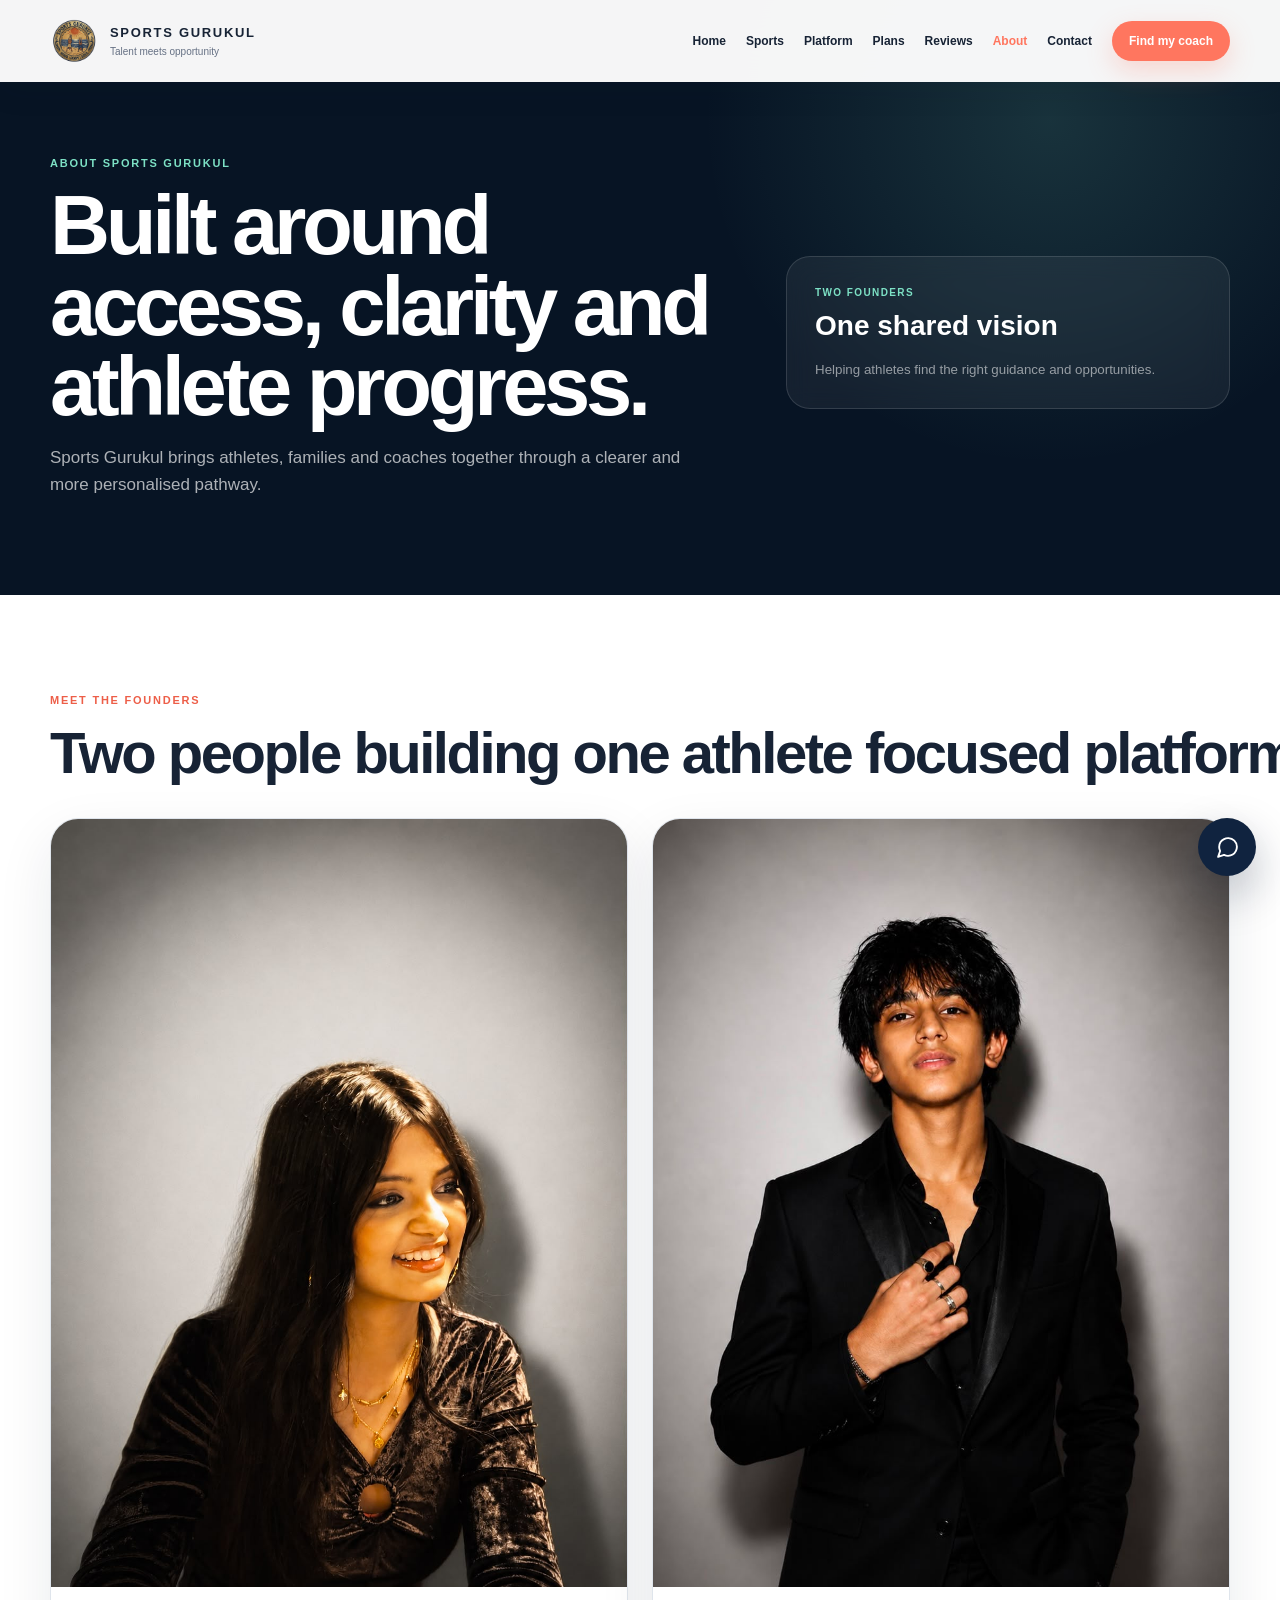
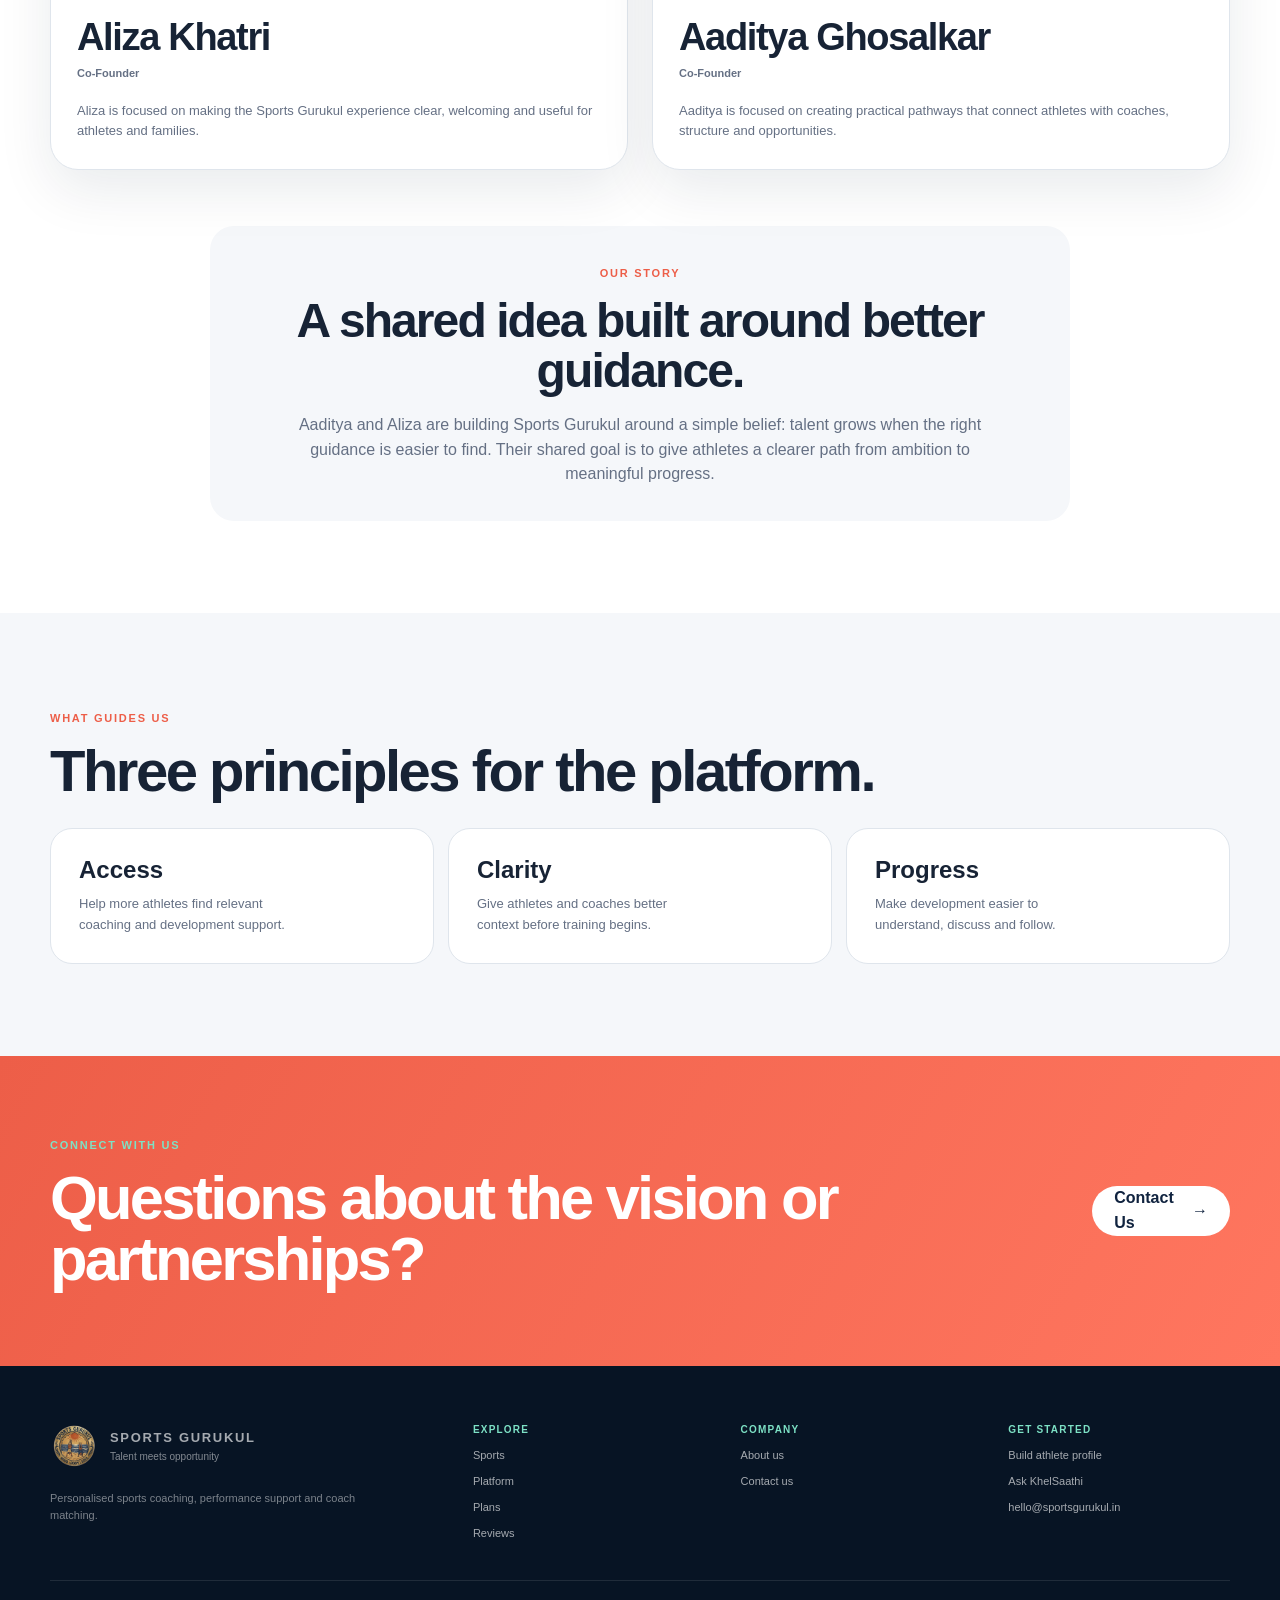
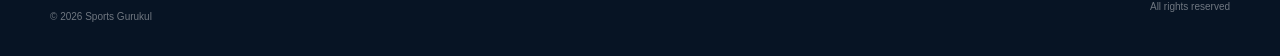
<file: about.html>
<!doctype html>
<html lang="en">
<head>
  <meta charset="utf-8">
  <meta name="viewport" content="width=device-width, initial-scale=1">
  <meta name="description" content="Meet the founders and learn about the vision behind Sports Gurukul.">
  <meta name="theme-color" content="#10233f">
  <title>About Us | Sports Gurukul</title>
  <link rel="icon" href="assets/logo.svg" type="image/svg+xml">
  <link rel="stylesheet" href="styles.css?v=20260805-12">
  <link rel="stylesheet" href="chatbot.css?v=20260805-8">
</head>
<body class="subpage about-page">
  <header class="top" id="top"><div class="wrap nav"><a class="brand" href="index.html" aria-label="Sports Gurukul home"><img class="brand-logo" src="assets/logo.svg" alt="Sports Gurukul logo"><span><b>SPORTS GURUKUL</b><small>Talent meets opportunity</small></span></a><button class="menu" type="button" aria-label="Open menu" aria-expanded="false">☰</button><nav class="links" aria-label="Main navigation"><a href="index.html">Home</a><a href="index.html#sports">Sports</a><a href="platform.html">Platform</a><a href="index.html#plans">Plans</a><a href="index.html#reviews">Reviews</a><a href="about.html" aria-current="page">About</a><a href="contact.html">Contact</a><a class="cta" href="find-coach.html">Find my coach</a></nav></div></header>

  <main>
    <section class="page-hero"><div class="wrap page-hero-grid"><div><div class="eyebrow light">About Sports Gurukul</div><h1>Built around access, clarity and athlete progress.</h1><p>Sports Gurukul brings athletes, families and coaches together through a clearer and more personalised pathway.</p></div><div class="page-hero-card"><span>Two founders</span><strong>One shared vision</strong><small>Helping athletes find the right guidance and opportunities.</small></div></div></section>

    <section class="section founders-section">
      <div class="wrap">
        <div class="section-head founder-heading reveal">
          <div><div class="eyebrow">Meet the founders</div><h2>Two people building one athlete focused platform.</h2></div>
        </div>

        <div class="founder-photo-grid">
          <article class="founder-profile-card reveal">
            <div class="founder-photo-frame">
              <img src="assets/founders/aliza-khatri.jpg" alt="Aliza Khatri" loading="lazy" onerror="this.hidden=true">
              <div class="founder-photo-fallback" role="img" aria-label="Founder portrait for Aliza Khatri">
                <svg viewBox="0 0 180 220" aria-hidden="true"><circle cx="90" cy="72" r="42"/><path d="M28 211c6-65 28-98 62-98s56 33 62 98"/></svg>
                <span>Aliza Khatri</span>
              </div>
            </div>
            <div class="founder-profile-copy">
              <h2>Aliza Khatri</h2>
              <small>Co-Founder</small>
              <p>Aliza is focused on making the Sports Gurukul experience clear, welcoming and useful for athletes and families.</p>
            </div>
          </article>

          <article class="founder-profile-card reveal">
            <div class="founder-photo-frame">
              <img src="assets/founders/aaditya-ghosalkar.jpg" alt="Aaditya Ghosalkar" loading="lazy" onerror="this.hidden=true">
              <div class="founder-photo-fallback" role="img" aria-label="Founder portrait for Aaditya Ghosalkar">
                <svg viewBox="0 0 180 220" aria-hidden="true"><circle cx="90" cy="72" r="42"/><path d="M28 211c6-65 28-98 62-98s56 33 62 98"/></svg>
                <span>Aaditya Ghosalkar</span>
              </div>
            </div>
            <div class="founder-profile-copy">
              <h2>Aaditya Ghosalkar</h2>
              <small>Co-Founder</small>
              <p>Aaditya is focused on creating practical pathways that connect athletes with coaches, structure and opportunities.</p>
            </div>
          </article>
        </div>

        <div class="founder-story-panel reveal">
          <div class="eyebrow">Our story</div>
          <h2>A shared idea built around better guidance.</h2>
          <p>Aaditya and Aliza are building Sports Gurukul around a simple belief: talent grows when the right guidance is easier to find. Their shared goal is to give athletes a clearer path from ambition to meaningful progress.</p>
        </div>
      </div>
    </section>

    <section class="section values-section">
      <div class="wrap">
        <div class="section-head values-heading reveal">
          <div><div class="eyebrow">What guides us</div><h2>Three principles for the platform.</h2></div>
        </div>
        <div class="values-grid">
          <article class="reveal"><h3>Access</h3><p>Help more athletes find relevant coaching and development support.</p></article>
          <article class="reveal"><h3>Clarity</h3><p>Give athletes and coaches better context before training begins.</p></article>
          <article class="reveal"><h3>Progress</h3><p>Make development easier to understand, discuss and follow.</p></article>
        </div>
      </div>
    </section>

    <section class="final-section"><div class="wrap final-inner reveal"><div><div class="eyebrow light">Connect with us</div><h2>Questions about the vision or partnerships?</h2></div><a class="btn light-button" href="contact.html">Contact Us <span>→</span></a></div></section>
  </main>

  <footer class="footer"><div class="wrap footer-grid"><div class="footer-brand"><a class="brand" href="index.html"><img class="brand-logo" src="assets/logo.svg" alt="Sports Gurukul logo"><span><b>SPORTS GURUKUL</b><small>Talent meets opportunity</small></span></a><p>Personalised sports coaching, performance support and coach matching.</p></div><div><b>Explore</b><a href="index.html#sports">Sports</a><a href="platform.html">Platform</a><a href="index.html#plans">Plans</a><a href="index.html#reviews">Reviews</a></div><div><b>Company</b><a href="about.html">About us</a><a href="contact.html">Contact us</a></div><div><b>Get started</b><a href="find-coach.html">Build athlete profile</a><button type="button" data-open-chat>Ask KhelSaathi</button><a href="mailto:hello@sportsgurukul.in">hello@sportsgurukul.in</a></div></div><div class="wrap footer-bottom"><p>© <span id="year"></span> Sports Gurukul</p><span>All rights reserved</span></div></footer>

  <button class="ks-launcher" id="ksLauncher" type="button" aria-label="Open KhelSaathi" aria-controls="ksChat" aria-expanded="false"><svg viewBox="0 0 24 24" aria-hidden="true"><path d="M21 11.5a8.38 8.38 0 0 1-.9 3.8 8.5 8.5 0 0 1-7.6 4.7 8.38 8.38 0 0 1-3.8-.9L3 21l1.9-5.7a8.38 8.38 0 0 1-.9-3.8 8.5 8.5 0 0 1 4.7-7.6A8.38 8.38 0 0 1 12.5 3h.5a8.48 8.48 0 0 1 8 8z"/></svg></button>
  <aside class="ks-chat" id="ksChat" aria-label="KhelSaathi chatbot" aria-hidden="true"><header class="ks-header"><div class="ks-identity"><span class="ks-header-icon" aria-hidden="true"><svg viewBox="0 0 24 24"><path d="M21 11.5a8.38 8.38 0 0 1-.9 3.8 8.5 8.5 0 0 1-7.6 4.7 8.38 8.38 0 0 1-3.8-.9L3 21l1.9-5.7a8.38 8.38 0 0 1-.9-3.8 8.5 8.5 0 0 1 4.7-7.6A8.38 8.38 0 0 1 12.5 3h.5a8.48 8.48 0 0 1 8 8z"/></svg></span><span><strong>KhelSaathi</strong><small id="ksStatus" data-state="connecting"><i></i>Connecting</small></span></div><button class="ks-close" id="ksClose" type="button" aria-label="Close KhelSaathi">×</button></header><div class="ks-messages" id="ksMessages" aria-live="polite"><div class="ks-row ks-assistant"><span class="ks-message-icon" aria-hidden="true"><svg viewBox="0 0 24 24"><path d="M21 11.5a8.38 8.38 0 0 1-.9 3.8 8.5 8.5 0 0 1-7.6 4.7 8.38 8.38 0 0 1-3.8-.9L3 21l1.9-5.7a8.38 8.38 0 0 1-.9-3.8 8.5 8.5 0 0 1 4.7-7.6A8.38 8.38 0 0 1 12.5 3h.5a8.48 8.48 0 0 1 8 8z"/></svg></span><div class="ks-bubble">Hi, I’m KhelSaathi. I can help you find a coach, understand the plans or complete your athlete profile.</div></div></div><div class="ks-quick" id="ksQuick" aria-label="Suggested questions"><button type="button" data-message="Help me find the right coach">Find a coach</button><button type="button" data-message="Which membership plan suits me?">Choose a plan</button><button type="button" data-message="How does coach matching work?">How matching works</button></div><form class="ks-form" id="ksForm"><label class="sr-only" for="ksInput">Message KhelSaathi</label><textarea id="ksInput" rows="1" maxlength="600" placeholder="Message KhelSaathi"></textarea><button type="submit" aria-label="Send message"><svg viewBox="0 0 24 24" aria-hidden="true"><path d="m22 2-7 20-4-9-9-4 20-7Z"/><path d="M22 2 11 13"/></svg></button></form></aside>
  <script src="script.js?v=20260805-8" defer></script><script src="chatbot.js?v=20260805-8" defer></script>
</body>
</html>
</file>
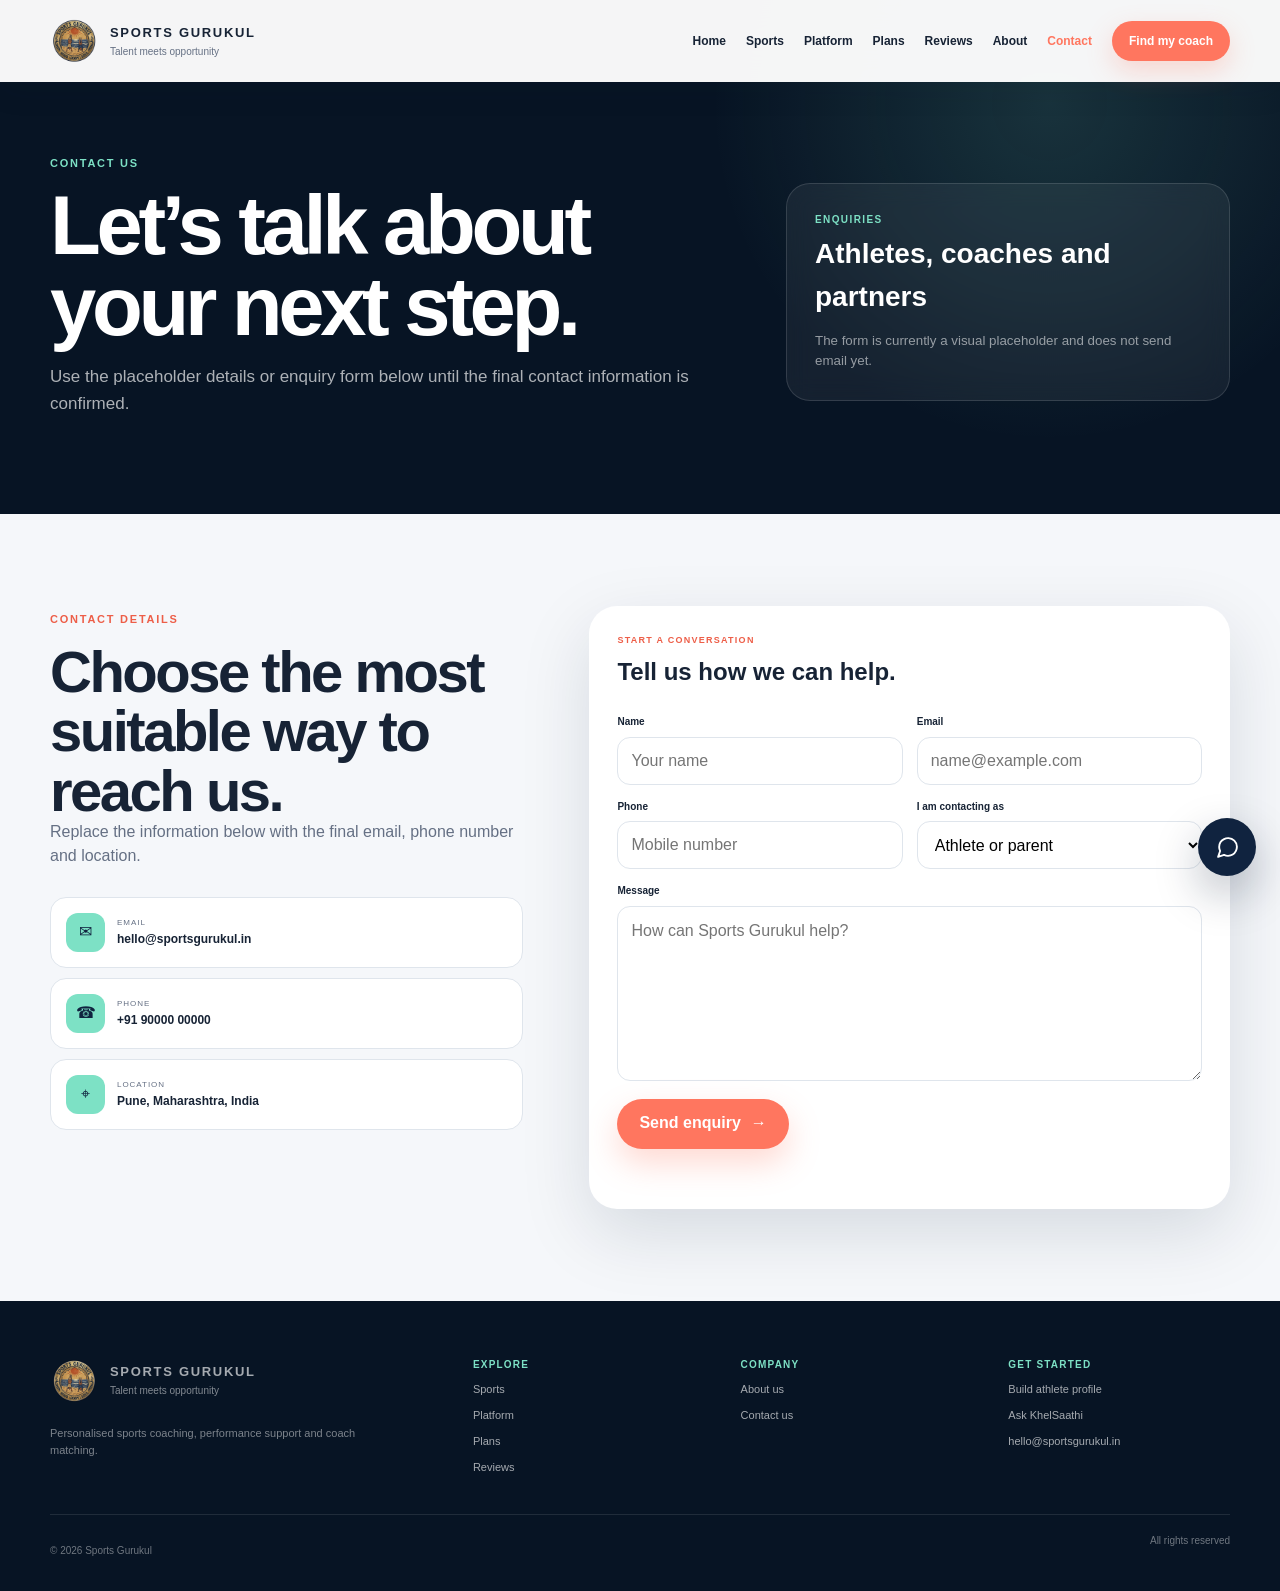
<file: contact.html>
<!doctype html>
<html lang="en">
<head>
  <meta charset="utf-8">
  <meta name="viewport" content="width=device-width, initial-scale=1">
  <meta name="description" content="Contact Sports Gurukul about coaching, partnerships and the platform.">
  <meta name="theme-color" content="#10233f">
  <title>Contact Us | Sports Gurukul</title>
  <link rel="icon" href="assets/logo.svg" type="image/svg+xml">
  <link rel="stylesheet" href="styles.css?v=20260805-8">
  <link rel="stylesheet" href="chatbot.css?v=20260805-8">
</head>
<body class="subpage contact-page">
  <header class="top" id="top"><div class="wrap nav"><a class="brand" href="index.html" aria-label="Sports Gurukul home"><img class="brand-logo" src="assets/logo.svg" alt="Sports Gurukul logo"><span><b>SPORTS GURUKUL</b><small>Talent meets opportunity</small></span></a><button class="menu" type="button" aria-label="Open menu" aria-expanded="false">☰</button><nav class="links" aria-label="Main navigation"><a href="index.html">Home</a><a href="index.html#sports">Sports</a><a href="platform.html">Platform</a><a href="index.html#plans">Plans</a><a href="index.html#reviews">Reviews</a><a href="about.html">About</a><a href="contact.html" aria-current="page">Contact</a><a class="cta" href="find-coach.html">Find my coach</a></nav></div></header>

  <main>
    <section class="page-hero"><div class="wrap page-hero-grid"><div><div class="eyebrow light">Contact us</div><h1>Let’s talk about your next step.</h1><p>Use the placeholder details or enquiry form below until the final contact information is confirmed.</p></div><div class="page-hero-card"><span>Enquiries</span><strong>Athletes, coaches and partners</strong><small>The form is currently a visual placeholder and does not send email yet.</small></div></div></section>

    <section class="section contact-page-section"><div class="wrap contact-grid"><div class="contact-copy reveal"><div class="eyebrow">Contact details</div><h2>Choose the most suitable way to reach us.</h2><p>Replace the information below with the final email, phone number and location.</p><div class="contact-details"><a href="mailto:hello@sportsgurukul.in"><span>✉</span><div><small>EMAIL</small><b>hello@sportsgurukul.in</b></div></a><a href="tel:+919000000000"><span>☎</span><div><small>PHONE</small><b>+91 90000 00000</b></div></a><div><span>⌖</span><div><small>LOCATION</small><b>Pune, Maharashtra, India</b></div></div></div></div><form class="contact-form reveal" id="contactForm"><div class="contact-form-head"><span>START A CONVERSATION</span><b>Tell us how we can help.</b></div><div class="contact-fields"><label><span>Name</span><input name="contactName" placeholder="Your name" required></label><label><span>Email</span><input name="contactEmail" type="email" placeholder="name@example.com" required></label><label><span>Phone</span><input name="contactPhone" placeholder="Mobile number"></label><label><span>I am contacting as</span><select name="contactType"><option>Athlete or parent</option><option>Coach</option><option>School or academy</option><option>Partner</option><option>Other</option></select></label><label class="wide"><span>Message</span><textarea name="contactMessage" rows="6" placeholder="How can Sports Gurukul help?" required></textarea></label></div><button class="btn primary" type="submit">Send enquiry <span>→</span></button><p class="contact-status" id="contactStatus" role="status"></p></form></div></section>
  </main>

  <footer class="footer"><div class="wrap footer-grid"><div class="footer-brand"><a class="brand" href="index.html"><img class="brand-logo" src="assets/logo.svg" alt="Sports Gurukul logo"><span><b>SPORTS GURUKUL</b><small>Talent meets opportunity</small></span></a><p>Personalised sports coaching, performance support and coach matching.</p></div><div><b>Explore</b><a href="index.html#sports">Sports</a><a href="platform.html">Platform</a><a href="index.html#plans">Plans</a><a href="index.html#reviews">Reviews</a></div><div><b>Company</b><a href="about.html">About us</a><a href="contact.html">Contact us</a></div><div><b>Get started</b><a href="find-coach.html">Build athlete profile</a><button type="button" data-open-chat>Ask KhelSaathi</button><a href="mailto:hello@sportsgurukul.in">hello@sportsgurukul.in</a></div></div><div class="wrap footer-bottom"><p>© <span id="year"></span> Sports Gurukul</p><span>All rights reserved</span></div></footer>

  <button class="ks-launcher" id="ksLauncher" type="button" aria-label="Open KhelSaathi" aria-controls="ksChat" aria-expanded="false"><svg viewBox="0 0 24 24" aria-hidden="true"><path d="M21 11.5a8.38 8.38 0 0 1-.9 3.8 8.5 8.5 0 0 1-7.6 4.7 8.38 8.38 0 0 1-3.8-.9L3 21l1.9-5.7a8.38 8.38 0 0 1-.9-3.8 8.5 8.5 0 0 1 4.7-7.6A8.38 8.38 0 0 1 12.5 3h.5a8.48 8.48 0 0 1 8 8z"/></svg></button>
  <aside class="ks-chat" id="ksChat" aria-label="KhelSaathi chatbot" aria-hidden="true"><header class="ks-header"><div class="ks-identity"><span class="ks-header-icon" aria-hidden="true"><svg viewBox="0 0 24 24"><path d="M21 11.5a8.38 8.38 0 0 1-.9 3.8 8.5 8.5 0 0 1-7.6 4.7 8.38 8.38 0 0 1-3.8-.9L3 21l1.9-5.7a8.38 8.38 0 0 1-.9-3.8 8.5 8.5 0 0 1 4.7-7.6A8.38 8.38 0 0 1 12.5 3h.5a8.48 8.48 0 0 1 8 8z"/></svg></span><span><strong>KhelSaathi</strong><small id="ksStatus" data-state="connecting"><i></i>Connecting</small></span></div><button class="ks-close" id="ksClose" type="button" aria-label="Close KhelSaathi">×</button></header><div class="ks-messages" id="ksMessages" aria-live="polite"><div class="ks-row ks-assistant"><span class="ks-message-icon" aria-hidden="true"><svg viewBox="0 0 24 24"><path d="M21 11.5a8.38 8.38 0 0 1-.9 3.8 8.5 8.5 0 0 1-7.6 4.7 8.38 8.38 0 0 1-3.8-.9L3 21l1.9-5.7a8.38 8.38 0 0 1-.9-3.8 8.5 8.5 0 0 1 4.7-7.6A8.38 8.38 0 0 1 12.5 3h.5a8.48 8.48 0 0 1 8 8z"/></svg></span><div class="ks-bubble">Hi, I’m KhelSaathi. I can help you find a coach, understand the plans or complete your athlete profile.</div></div></div><div class="ks-quick" id="ksQuick" aria-label="Suggested questions"><button type="button" data-message="Help me find the right coach">Find a coach</button><button type="button" data-message="Which membership plan suits me?">Choose a plan</button><button type="button" data-message="How does coach matching work?">How matching works</button></div><form class="ks-form" id="ksForm"><label class="sr-only" for="ksInput">Message KhelSaathi</label><textarea id="ksInput" rows="1" maxlength="600" placeholder="Message KhelSaathi"></textarea><button type="submit" aria-label="Send message"><svg viewBox="0 0 24 24" aria-hidden="true"><path d="m22 2-7 20-4-9-9-4 20-7Z"/><path d="M22 2 11 13"/></svg></button></form></aside>
  <script src="script.js?v=20260805-8" defer></script><script src="chatbot.js?v=20260805-8" defer></script>
</body>
</html>
</file>
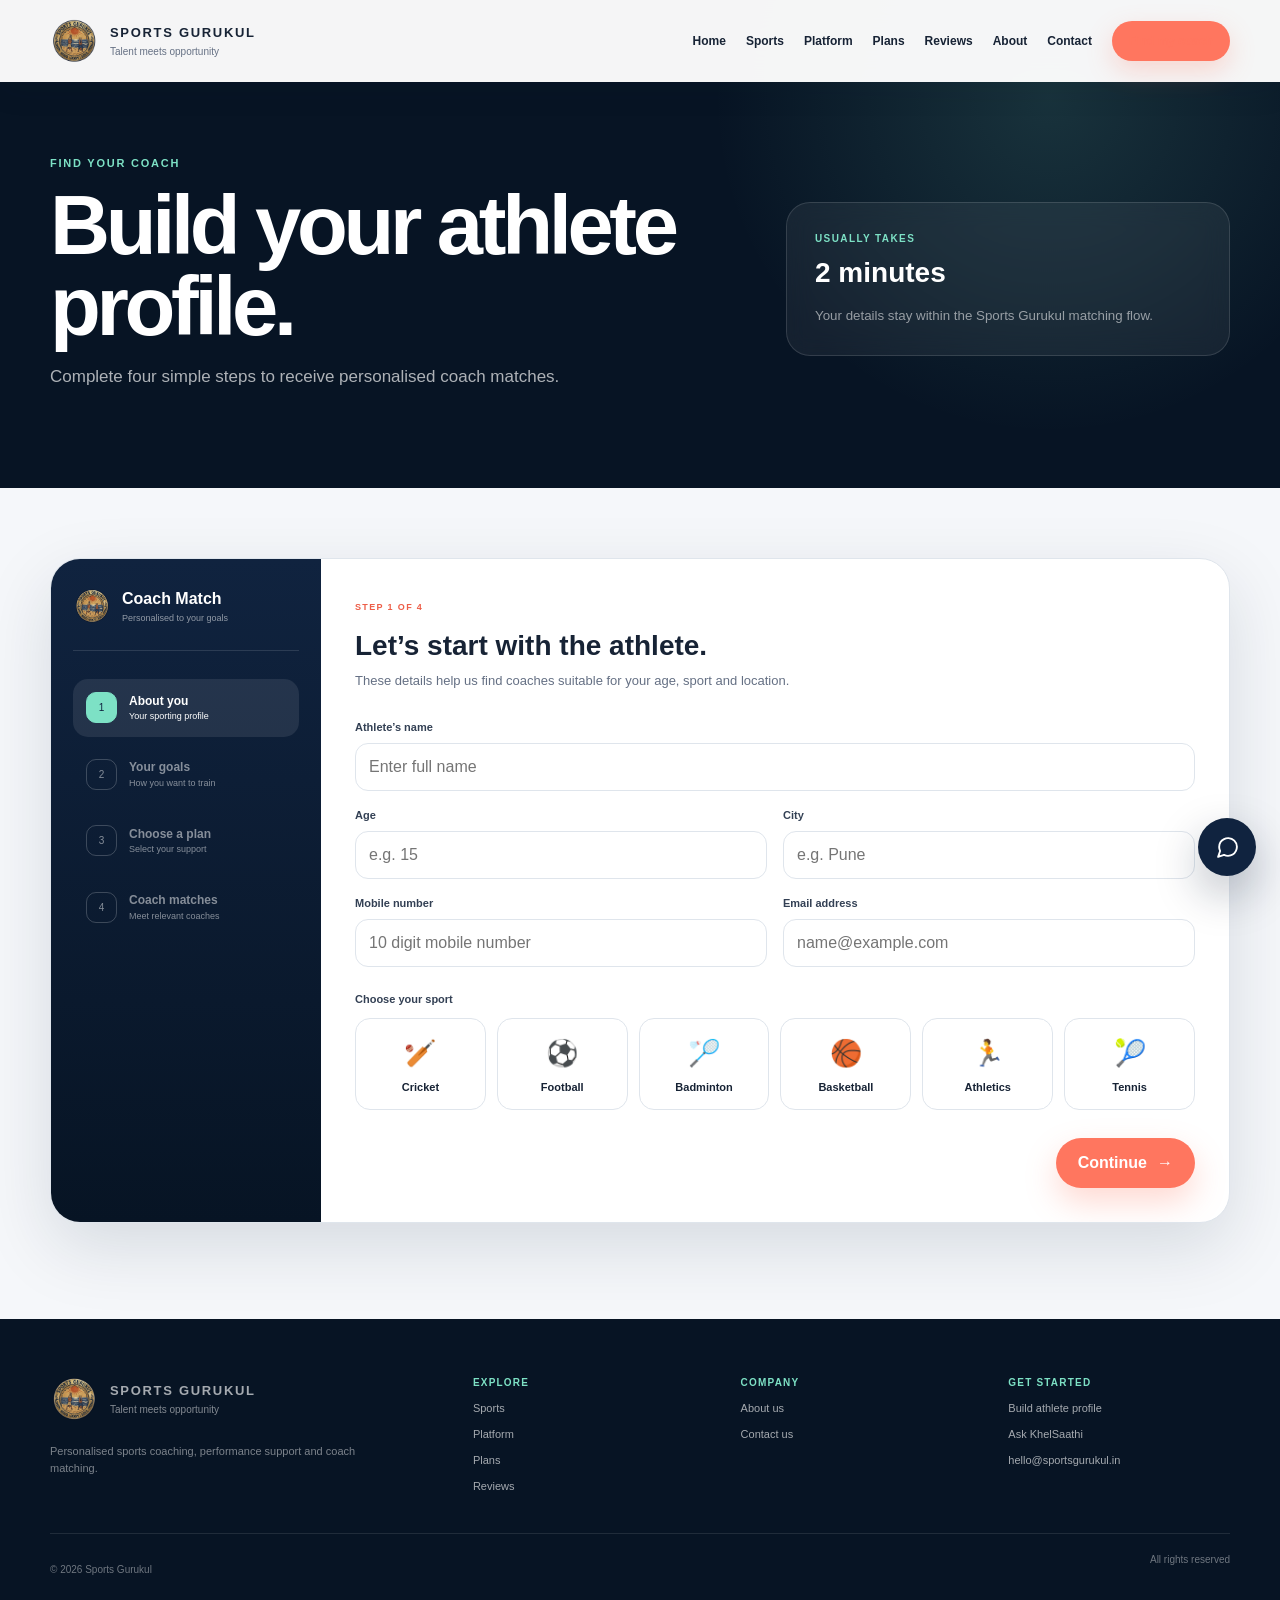
<file: find-coach.html>
<!doctype html>
<html lang="en">
<head>
  <meta charset="utf-8">
  <meta name="viewport" content="width=device-width, initial-scale=1">
  <meta name="description" content="Build an athlete profile and receive personalised coach matches.">
  <meta name="theme-color" content="#10233f">
  <title>Find a Coach | Sports Gurukul</title>
  <link rel="icon" href="assets/logo.svg" type="image/svg+xml">
  <link rel="stylesheet" href="styles.css?v=20260805-8">
  <link rel="stylesheet" href="chatbot.css?v=20260805-8">
</head>
<body class="subpage find-page">
  <header class="top" id="top"><div class="wrap nav"><a class="brand" href="index.html" aria-label="Sports Gurukul home"><img class="brand-logo" src="assets/logo.svg" alt="Sports Gurukul logo"><span><b>SPORTS GURUKUL</b><small>Talent meets opportunity</small></span></a><button class="menu" type="button" aria-label="Open menu" aria-expanded="false">☰</button><nav class="links" aria-label="Main navigation"><a href="index.html">Home</a><a href="index.html#sports">Sports</a><a href="platform.html">Platform</a><a href="index.html#plans">Plans</a><a href="index.html#reviews">Reviews</a><a href="about.html">About</a><a href="contact.html">Contact</a><a class="cta" href="find-coach.html" aria-current="page">Find my coach</a></nav></div></header>

  <main>
    <section class="page-hero"><div class="wrap page-hero-grid"><div><div class="eyebrow light">Find your coach</div><h1>Build your athlete profile.</h1><p>Complete four simple steps to receive personalised coach matches.</p></div><div class="page-hero-card"><span>Usually takes</span><strong>2 minutes</strong><small>Your details stay within the Sports Gurukul matching flow.</small></div></div></section>

    <section class="match-section" id="match"><div class="wrap"><div class="shell">
      <aside class="side"><div class="side-title"><img src="assets/logo.svg" alt="" aria-hidden="true"><span><b>Coach Match</b><small>Personalised to your goals</small></span></div><ol class="progress"><li class="on"><span>1</span><div><b>About you</b><small>Your sporting profile</small></div></li><li><span>2</span><div><b>Your goals</b><small>How you want to train</small></div></li><li><span>3</span><div><b>Choose a plan</b><small>Select your support</small></div></li><li><span>4</span><div><b>Coach matches</b><small>Meet relevant coaches</small></div></li></ol></aside>
      <div class="content"><form id="coachForm" novalidate>
        <section class="pane on" data-step="1">
          <div class="pane-head"><span>STEP 1 OF 4</span><h2>Let’s start with the athlete.</h2><p>These details help us find coaches suitable for your age, sport and location.</p></div>
          <div class="form-grid"><div class="field wide"><label for="athlete">Athlete’s name</label><input id="athlete" name="athlete" placeholder="Enter full name" required><small class="error">Please enter the athlete’s name.</small></div><div class="field"><label for="age">Age</label><input id="age" name="age" type="number" min="6" max="60" placeholder="e.g. 15" required><small class="error">Enter an age between 6 and 60.</small></div><div class="field"><label for="city">City</label><input id="city" name="city" placeholder="e.g. Pune" required><small class="error">Please enter your city.</small></div><div class="field"><label for="phone">Mobile number</label><input id="phone" name="phone" inputmode="numeric" pattern="[0-9]{10}" placeholder="10 digit mobile number" required><small class="error">Enter a valid 10 digit number.</small></div><div class="field"><label for="email">Email address</label><input id="email" name="email" type="email" placeholder="name@example.com" required><small class="error">Enter a valid email address.</small></div></div>
          <div class="choice-group"><div class="choice-title">Choose your sport</div><div class="options sports"><label class="choice-card"><input type="radio" name="sport" value="Cricket" required><em>🏏</em><b>Cricket</b></label><label class="choice-card"><input type="radio" name="sport" value="Football"><em>⚽</em><b>Football</b></label><label class="choice-card"><input type="radio" name="sport" value="Badminton"><em>🏸</em><b>Badminton</b></label><label class="choice-card"><input type="radio" name="sport" value="Basketball"><em>🏀</em><b>Basketball</b></label><label class="choice-card"><input type="radio" name="sport" value="Athletics"><em>🏃</em><b>Athletics</b></label><label class="choice-card"><input type="radio" name="sport" value="Tennis"><em>🎾</em><b>Tennis</b></label></div><small class="error">Please choose a sport.</small></div>
          <div class="form-actions end"><button class="btn primary next" type="button">Continue <span>→</span></button></div>
        </section>

        <section class="pane" data-step="2">
          <div class="pane-head"><span>STEP 2 OF 4</span><h2>What would you like to achieve?</h2><p>Your priorities help us identify coaches with the right experience and style.</p></div>
          <div class="choice-group"><div class="choice-title">Current playing level</div><div class="options four"><label class="choice-card text"><input type="radio" name="level" value="Beginner" required><b>Beginner</b><small>Learning the fundamentals</small></label><label class="choice-card text"><input type="radio" name="level" value="Intermediate"><b>Intermediate</b><small>Regular training or school level</small></label><label class="choice-card text"><input type="radio" name="level" value="Competitive"><b>Competitive</b><small>Club, district or tournaments</small></label><label class="choice-card text"><input type="radio" name="level" value="Advanced"><b>Advanced</b><small>State or national pathway</small></label></div><small class="error">Please choose the current level.</small></div>
          <div class="choice-group"><div class="choice-title">Primary goal</div><div class="options two"><label class="choice-card text"><input type="radio" name="goal" value="Learn the basics" required><b>Learn the basics</b><small>Build confidence and fundamentals</small></label><label class="choice-card text"><input type="radio" name="goal" value="Improve performance"><b>Improve performance</b><small>Develop technique and consistency</small></label><label class="choice-card text"><input type="radio" name="goal" value="Prepare for competition"><b>Prepare for competition</b><small>Work towards trials or tournaments</small></label><label class="choice-card text"><input type="radio" name="goal" value="Build a professional pathway"><b>Build a professional pathway</b><small>Create a focused long term plan</small></label></div><small class="error">Please choose a primary goal.</small></div>
          <div class="form-grid three"><div class="field"><label for="mode">Coaching preference</label><select id="mode" name="mode" required><option value="">Select preference</option><option>In person</option><option>Online</option><option>Either works</option></select><small class="error">Choose a preference.</small></div><div class="field"><label for="schedule">Preferred schedule</label><select id="schedule" name="schedule" required><option value="">Select schedule</option><option>Weekday mornings</option><option>Weekday evenings</option><option>Weekend mornings</option><option>Weekend evenings</option><option>Flexible</option></select><small class="error">Choose a schedule.</small></div><div class="field"><label for="budget">Monthly coaching budget</label><select id="budget" name="budget" required><option value="">Select budget</option><option>Below ₹2,000</option><option>₹2,000 to ₹5,000</option><option>₹5,000 to ₹10,000</option><option>Above ₹10,000</option></select><small class="error">Choose a budget.</small></div></div>
          <div class="form-actions"><button class="btn back prev" type="button">Back</button><button class="btn primary next" type="button">View plans <span>→</span></button></div>
        </section>

        <section class="pane" data-step="3">
          <div class="pane-head"><span>STEP 3 OF 4</span><h2>Choose your Sports Gurukul plan.</h2><p>Coaching fees are agreed separately with the coach. Membership covers platform support.</p></div>
          <div class="plan-grid"><label class="plan-card"><input type="radio" name="plan" value="Free" required><div class="plan-top"><div><span>FREE</span><h3>Explorer</h3></div><strong>₹0<small>/month</small></strong></div><p>For athletes who want to explore coaches and create a basic profile.</p><ul><li>Basic athlete profile</li><li>Coach discovery</li><li>Up to 3 coach enquiries</li></ul></label><label class="plan-card featured"><input type="radio" name="plan" value="Pro"><span class="badge">MOST POPULAR</span><div class="plan-top"><div><span>PRO</span><h3>Progress</h3></div><strong>₹499<small>/month</small></strong></div><p>For athletes who want structured development and regular guidance.</p><ul><li>Everything in Explorer</li><li>Priority coach matching</li><li>Performance video reviews</li><li>Progress tracking</li></ul></label><label class="plan-card"><input type="radio" name="plan" value="Elite"><div class="plan-top"><div><span>ELITE</span><h3>Performance</h3></div><strong>₹1,999<small>/month</small></strong></div><p>For serious athletes building a competitive or professional pathway.</p><ul><li>Everything in Progress</li><li>Dedicated development plan</li><li>Advanced performance insights</li><li>Profile ready for scouts</li></ul></label></div>
          <small class="error plan-error">Please choose a plan.</small><div class="form-actions"><button class="btn back prev" type="button">Back</button><button class="btn primary find" type="button">Find my coaches <span>→</span></button></div>
        </section>

        <section class="pane" data-step="4"><div class="loading"><div class="load-icon"><span class="person">A</span><div class="connect-lines"><i></i><i></i><i></i></div><span class="person coach-person">C</span></div><h2>Finding your best coach matches</h2><p>Comparing sport, level, goals, location, availability and coaching preference.</p><div class="loading-bar"><i></i></div></div><div class="results" hidden><div class="results-top"><div><span class="result-kicker">YOUR COACH MATCHES</span><h2><span id="firstName">Athlete</span>, we found coaches for your journey.</h2><p id="resultText"></p></div><button class="edit" type="button">Edit preferences</button></div><div class="summary"><div><small>YOUR PLAN</small><b id="summaryPlan"></b></div><div><small>COACHING</small><b id="summaryMode"></b></div><div><small>SCHEDULE</small><b id="summarySchedule"></b></div></div><div class="coach-list"></div></div></section>
      </form></div>
    </div></div></section>
  </main>

  <footer class="footer"><div class="wrap footer-grid"><div class="footer-brand"><a class="brand" href="index.html"><img class="brand-logo" src="assets/logo.svg" alt="Sports Gurukul logo"><span><b>SPORTS GURUKUL</b><small>Talent meets opportunity</small></span></a><p>Personalised sports coaching, performance support and coach matching.</p></div><div><b>Explore</b><a href="index.html#sports">Sports</a><a href="platform.html">Platform</a><a href="index.html#plans">Plans</a><a href="index.html#reviews">Reviews</a></div><div><b>Company</b><a href="about.html">About us</a><a href="contact.html">Contact us</a></div><div><b>Get started</b><a href="find-coach.html">Build athlete profile</a><button type="button" data-open-chat>Ask KhelSaathi</button><a href="mailto:hello@sportsgurukul.in">hello@sportsgurukul.in</a></div></div><div class="wrap footer-bottom"><p>© <span id="year"></span> Sports Gurukul</p><span>All rights reserved</span></div></footer>

  <button class="ks-launcher" id="ksLauncher" type="button" aria-label="Open KhelSaathi" aria-controls="ksChat" aria-expanded="false"><svg viewBox="0 0 24 24" aria-hidden="true"><path d="M21 11.5a8.38 8.38 0 0 1-.9 3.8 8.5 8.5 0 0 1-7.6 4.7 8.38 8.38 0 0 1-3.8-.9L3 21l1.9-5.7a8.38 8.38 0 0 1-.9-3.8 8.5 8.5 0 0 1 4.7-7.6A8.38 8.38 0 0 1 12.5 3h.5a8.48 8.48 0 0 1 8 8z"/></svg></button>
  <aside class="ks-chat" id="ksChat" aria-label="KhelSaathi chatbot" aria-hidden="true"><header class="ks-header"><div class="ks-identity"><span class="ks-header-icon" aria-hidden="true"><svg viewBox="0 0 24 24"><path d="M21 11.5a8.38 8.38 0 0 1-.9 3.8 8.5 8.5 0 0 1-7.6 4.7 8.38 8.38 0 0 1-3.8-.9L3 21l1.9-5.7a8.38 8.38 0 0 1-.9-3.8 8.5 8.5 0 0 1 4.7-7.6A8.38 8.38 0 0 1 12.5 3h.5a8.48 8.48 0 0 1 8 8z"/></svg></span><span><strong>KhelSaathi</strong><small id="ksStatus" data-state="connecting"><i></i>Connecting</small></span></div><button class="ks-close" id="ksClose" type="button" aria-label="Close KhelSaathi">×</button></header><div class="ks-messages" id="ksMessages" aria-live="polite"><div class="ks-row ks-assistant"><span class="ks-message-icon" aria-hidden="true"><svg viewBox="0 0 24 24"><path d="M21 11.5a8.38 8.38 0 0 1-.9 3.8 8.5 8.5 0 0 1-7.6 4.7 8.38 8.38 0 0 1-3.8-.9L3 21l1.9-5.7a8.38 8.38 0 0 1-.9-3.8 8.5 8.5 0 0 1 4.7-7.6A8.38 8.38 0 0 1 12.5 3h.5a8.48 8.48 0 0 1 8 8z"/></svg></span><div class="ks-bubble">Hi, I’m KhelSaathi. I can help you find a coach, understand the plans or complete your athlete profile.</div></div></div><div class="ks-quick" id="ksQuick" aria-label="Suggested questions"><button type="button" data-message="Help me find the right coach">Find a coach</button><button type="button" data-message="Which membership plan suits me?">Choose a plan</button><button type="button" data-message="How does coach matching work?">How matching works</button></div><form class="ks-form" id="ksForm"><label class="sr-only" for="ksInput">Message KhelSaathi</label><textarea id="ksInput" rows="1" maxlength="600" placeholder="Message KhelSaathi"></textarea><button type="submit" aria-label="Send message"><svg viewBox="0 0 24 24" aria-hidden="true"><path d="m22 2-7 20-4-9-9-4 20-7Z"/><path d="M22 2 11 13"/></svg></button></form></aside>

  <div class="modal" aria-hidden="true"><div class="shade close-modal"></div><div class="modal-box" role="dialog" aria-modal="true" aria-labelledby="modalTitle"><button class="close close-modal" type="button" aria-label="Close">×</button><div class="success">✓</div><h2 id="modalTitle">Your coach selection is ready.</h2><p id="modalText"></p><div class="confirm"></div><button class="btn primary close-modal" type="button">Done</button></div></div>

  <script src="script.js?v=20260805-8" defer></script><script src="find-coach.js?v=20260805-8" defer></script><script src="chatbot.js?v=20260805-8" defer></script>
</body>
</html>
</file>
<file: styles.css>
@import url("base.css?v=20260805-9");
@import url("sections.css?v=20260805-9");
@import url("forms.css?v=20260805-9");
@import url("responsive.css?v=20260805-9");

.founder-photo-grid {
  display: grid;
  grid-template-columns: repeat(2, minmax(0, 1fr));
  gap: 24px;
}

.founder-profile-card {
  overflow: hidden;
  border: 1px solid var(--line);
  border-radius: 28px;
  background: #fff;
  box-shadow: 0 20px 55px rgba(9, 31, 56, .09);
}

.founder-photo-frame {
  position: relative;
  aspect-ratio: 3 / 4;
  overflow: hidden;
  background: linear-gradient(150deg, var(--navy-soft), var(--navy-deep));
}

.founder-photo-frame > img {
  width: 100%;
  height: 100%;
  object-fit: cover;
  object-position: center;
}

.founder-photo-frame > img:not([hidden]) + .founder-photo-fallback {
  display: none;
}

.founder-photo-fallback {
  position: absolute;
  inset: 0;
  display: grid;
  place-items: center;
  align-content: center;
  gap: 18px;
  color: rgba(255, 255, 255, .6);
  background: radial-gradient(circle at 50% 38%, rgba(125, 225, 197, .2), transparent 42%), linear-gradient(150deg, var(--navy-soft), var(--navy-deep));
}

.founder-photo-fallback svg {
  width: min(210px, 52%);
  fill: rgba(255, 255, 255, .08);
  stroke: rgba(255, 255, 255, .4);
  stroke-width: 2;
}

.founder-photo-fallback span {
  font-size: 10px;
  font-weight: 750;
  letter-spacing: .12em;
  text-transform: uppercase;
}

.founder-profile-copy {
  padding: 24px 26px 28px;
}

.founder-profile-copy > span {
  color: var(--coral-dark);
  font-size: 9px;
  font-weight: 900;
  letter-spacing: .13em;
}

.founder-profile-copy h2 {
  margin: 7px 0 2px;
  font-size: clamp(27px, 3vw, 38px);
  line-height: 1.05;
  letter-spacing: -.035em;
}

.founder-profile-copy small {
  color: var(--muted);
  font-size: 11px;
  font-weight: 750;
}

.founder-profile-copy p {
  margin: 16px 0 0;
  color: var(--muted);
  font-size: 13px;
}

.founder-heading {
  display: block;
  margin-bottom: 36px;
}

.founder-heading h2 {
  white-space: nowrap;
}

.founder-story-panel {
  max-width: 860px;
  margin: 56px auto 0;
  padding: 34px;
  border-radius: 24px;
  text-align: center;
  background: var(--surface-soft);
}

.founder-story-panel h2 {
  margin: 0;
  font-size: clamp(30px, 4vw, 48px);
  line-height: 1.05;
  letter-spacing: -.04em;
}

.founder-story-panel p {
  max-width: 720px;
  margin: 16px auto 0;
  color: var(--muted);
}

.values-heading {
  display: block;
  margin-bottom: 28px;
}

.values-heading h2 {
  white-space: nowrap;
}

.values-grid article {
  min-height: 0;
  display: flex;
  flex-direction: column;
  justify-content: center;
  padding: 28px;
}

.values-grid h3 {
  margin: 0 0 10px;
  font-size: 24px;
  line-height: 1.1;
}

.values-grid p {
  max-width: 31ch;
  font-size: 13px;
  line-height: 1.6;
}

.steps-compact article {
  min-height: 0;
  display: flex;
  flex-direction: column;
  justify-content: center;
  padding: 28px;
}

.steps-compact article > span {
  display: none;
}

.steps-compact h3 {
  margin: 0 0 10px;
  font-size: 22px;
  line-height: 1.15;
}

.steps-compact p {
  max-width: 27ch;
  font-size: 13px;
  line-height: 1.6;
}

@media (max-width: 860px) {
  .values-heading h2,
  .founder-heading h2 {
    white-space: normal;
  }
}

@media (max-width: 720px) {
  .founder-photo-grid {
    grid-template-columns: 1fr;
  }

  .founder-profile-card {
    max-width: 520px;
    margin: 0 auto;
  }

  .founder-story-panel {
    margin-top: 36px;
    padding: 26px 20px;
  }

  .values-grid article,
  .steps-compact article {
    min-height: 150px;
  }
}
</file>
<file: chatbot.css>
.ks-launcher {
  position: fixed;
  right: 24px;
  bottom: 24px;
  z-index: 70;
  width: 58px;
  height: 58px;
  display: grid;
  place-items: center;
  border: 0;
  border-radius: 50%;
  color: white;
  background: var(--navy);
  box-shadow: 0 18px 45px rgba(12,25,52,.28);
  transition: transform .2s ease, box-shadow .2s ease;
}
.ks-launcher:hover { transform: translateY(-2px); box-shadow: 0 22px 52px rgba(12,25,52,.34); }
.ks-launcher svg { width: 25px; height: 25px; fill: none; stroke: currentColor; stroke-width: 1.8; stroke-linecap: round; stroke-linejoin: round; }

.ks-chat {
  width: min(390px, calc(100vw - 28px));
  height: min(610px, calc(100vh - 110px));
  position: fixed;
  right: 24px;
  bottom: 94px;
  z-index: 75;
  display: flex;
  flex-direction: column;
  overflow: hidden;
  border: 1px solid rgba(20,33,61,.1);
  border-radius: 24px;
  background: white;
  box-shadow: 0 30px 85px rgba(12,25,52,.28);
  opacity: 0;
  pointer-events: none;
  transform: translateY(16px) scale(.98);
  transform-origin: bottom right;
  transition: opacity .2s ease, transform .2s ease;
}
.ks-chat.open { opacity: 1; pointer-events: auto; transform: none; }
.ks-header {
  min-height: 74px;
  display: flex;
  align-items: center;
  justify-content: space-between;
  gap: 16px;
  padding: 14px 16px;
  color: white;
  background: var(--navy);
}
.ks-identity { display: flex; align-items: center; gap: 11px; }
.ks-identity strong { display: block; font-size: 14px; }
.ks-identity small { display: flex; align-items: center; gap: 6px; margin-top: 5px; color: rgba(255,255,255,.62); font-size: 9px; }
.ks-identity small i { width: 7px; height: 7px; border-radius: 50%; background: #f0bd4f; }
.ks-identity small[data-state="online"] i { background: var(--mint); }
.ks-identity small[data-state="error"] i { background: #ff8a78; }
.ks-header-icon, .ks-message-icon {
  display: grid;
  place-items: center;
  flex: 0 0 auto;
  color: var(--navy);
  background: white;
}
.ks-header-icon { width: 40px; height: 40px; border-radius: 13px; }
.ks-message-icon { width: 29px; height: 29px; border-radius: 9px; box-shadow: 0 5px 15px rgba(20,33,61,.08); }
.ks-header-icon svg, .ks-message-icon svg { width: 18px; height: 18px; fill: none; stroke: currentColor; stroke-width: 1.8; stroke-linecap: round; stroke-linejoin: round; }
.ks-close { width: 36px; height: 36px; border: 0; border-radius: 50%; color: white; background: rgba(255,255,255,.1); font-size: 22px; }

.ks-messages { flex: 1; overflow-y: auto; padding: 18px 15px 12px; background: #f7f8fb; scroll-behavior: smooth; }
.ks-row { display: flex; align-items: flex-end; gap: 8px; margin-bottom: 12px; }
.ks-row.ks-user { justify-content: flex-end; }
.ks-bubble { max-width: 82%; padding: 11px 13px; border-radius: 15px 15px 15px 4px; color: #344052; background: white; box-shadow: 0 5px 18px rgba(20,33,61,.07); font-size: 12px; line-height: 1.55; white-space: pre-wrap; }
.ks-user .ks-bubble { color: white; background: var(--navy); border-radius: 15px 15px 4px 15px; }
.ks-typing .ks-bubble { display: flex; gap: 4px; padding: 14px 15px; }
.ks-typing .ks-bubble i { width: 5px; height: 5px; border-radius: 50%; background: #9da6b3; animation: ksDot 1s infinite ease-in-out; }
.ks-typing .ks-bubble i:nth-child(2) { animation-delay: .14s; }
.ks-typing .ks-bubble i:nth-child(3) { animation-delay: .28s; }
@keyframes ksDot { 0%,70%,100% { transform: translateY(0); opacity: .45; } 35% { transform: translateY(-4px); opacity: 1; } }
.ks-action { width: max-content; max-width: 82%; margin: -5px 0 12px 37px; padding: 9px 12px; border: 1px solid rgba(255,105,72,.28); border-radius: 10px; color: var(--coral); background: #fff7f3; font-size: 10px; font-weight: 850; }
.ks-error-note { margin: -5px 0 12px 37px; color: #9a5a50; font-size: 8px; }
.ks-quick { display: flex; gap: 7px; overflow-x: auto; padding: 9px 12px; border-top: 1px solid var(--line); background: white; scrollbar-width: none; }
.ks-quick::-webkit-scrollbar { display: none; }
.ks-quick button { flex: 0 0 auto; padding: 8px 10px; border: 1px solid var(--line); border-radius: 999px; color: var(--navy); background: white; font-size: 9px; font-weight: 750; }
.ks-form { display: grid; grid-template-columns: 1fr auto; gap: 8px; align-items: end; padding: 10px 12px 12px; border-top: 1px solid var(--line); background: white; }
.ks-form textarea { min-height: 42px; max-height: 104px; resize: none; padding: 11px 12px; border: 1px solid var(--line); border-radius: 13px; outline: none; color: var(--ink); background: var(--soft); font-size: 12px; line-height: 1.35; }
.ks-form textarea:focus { border-color: var(--coral); background: white; box-shadow: 0 0 0 3px rgba(255,105,72,.08); }
.ks-form button { width: 42px; height: 42px; display: grid; place-items: center; border: 0; border-radius: 13px; color: white; background: var(--coral); }
.ks-form button svg { width: 18px; height: 18px; fill: none; stroke: currentColor; stroke-width: 1.8; stroke-linecap: round; stroke-linejoin: round; }
.ks-form button:disabled { opacity: .5; cursor: wait; }

@media (max-width: 620px) {
  .ks-launcher { right: 14px; bottom: 14px; width: 56px; height: 56px; }
  .ks-chat { right: 7px; bottom: 78px; width: calc(100vw - 14px); height: min(650px, calc(100vh - 90px)); border-radius: 20px; }
}
</file>
